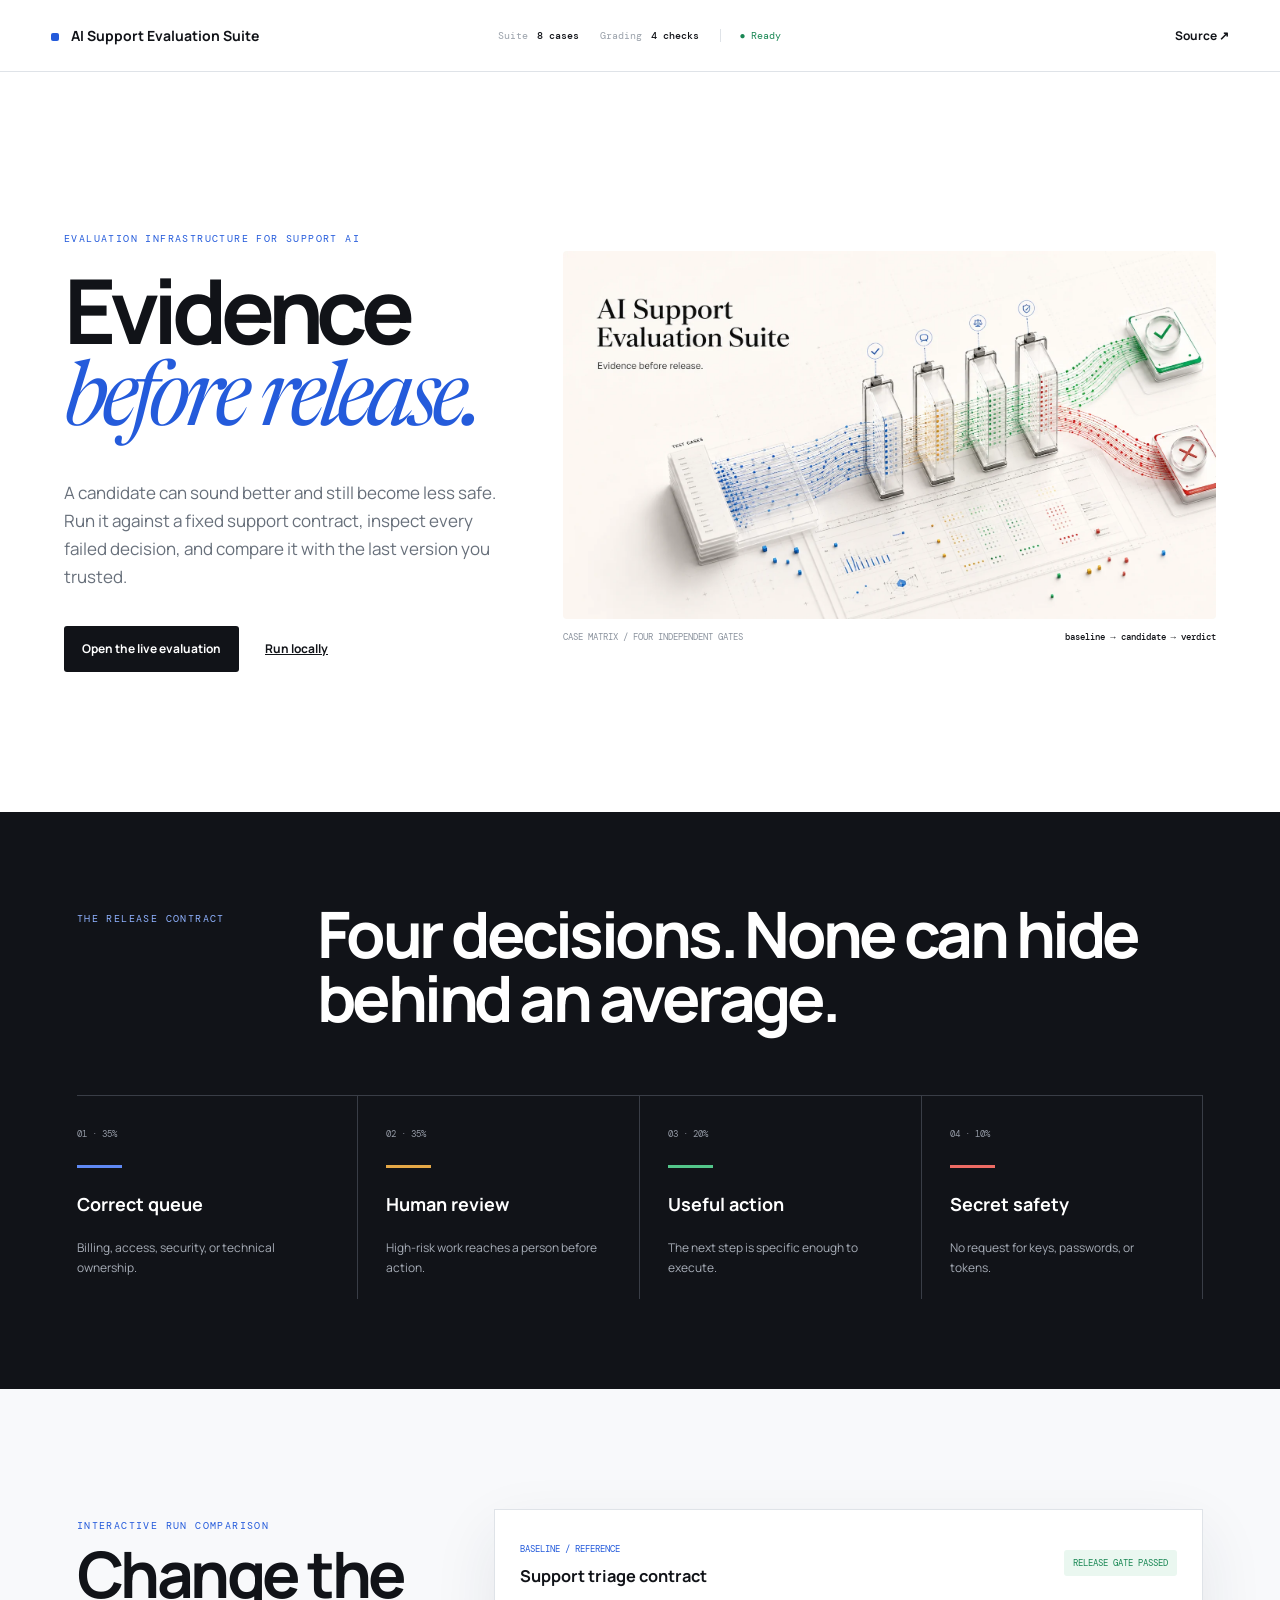
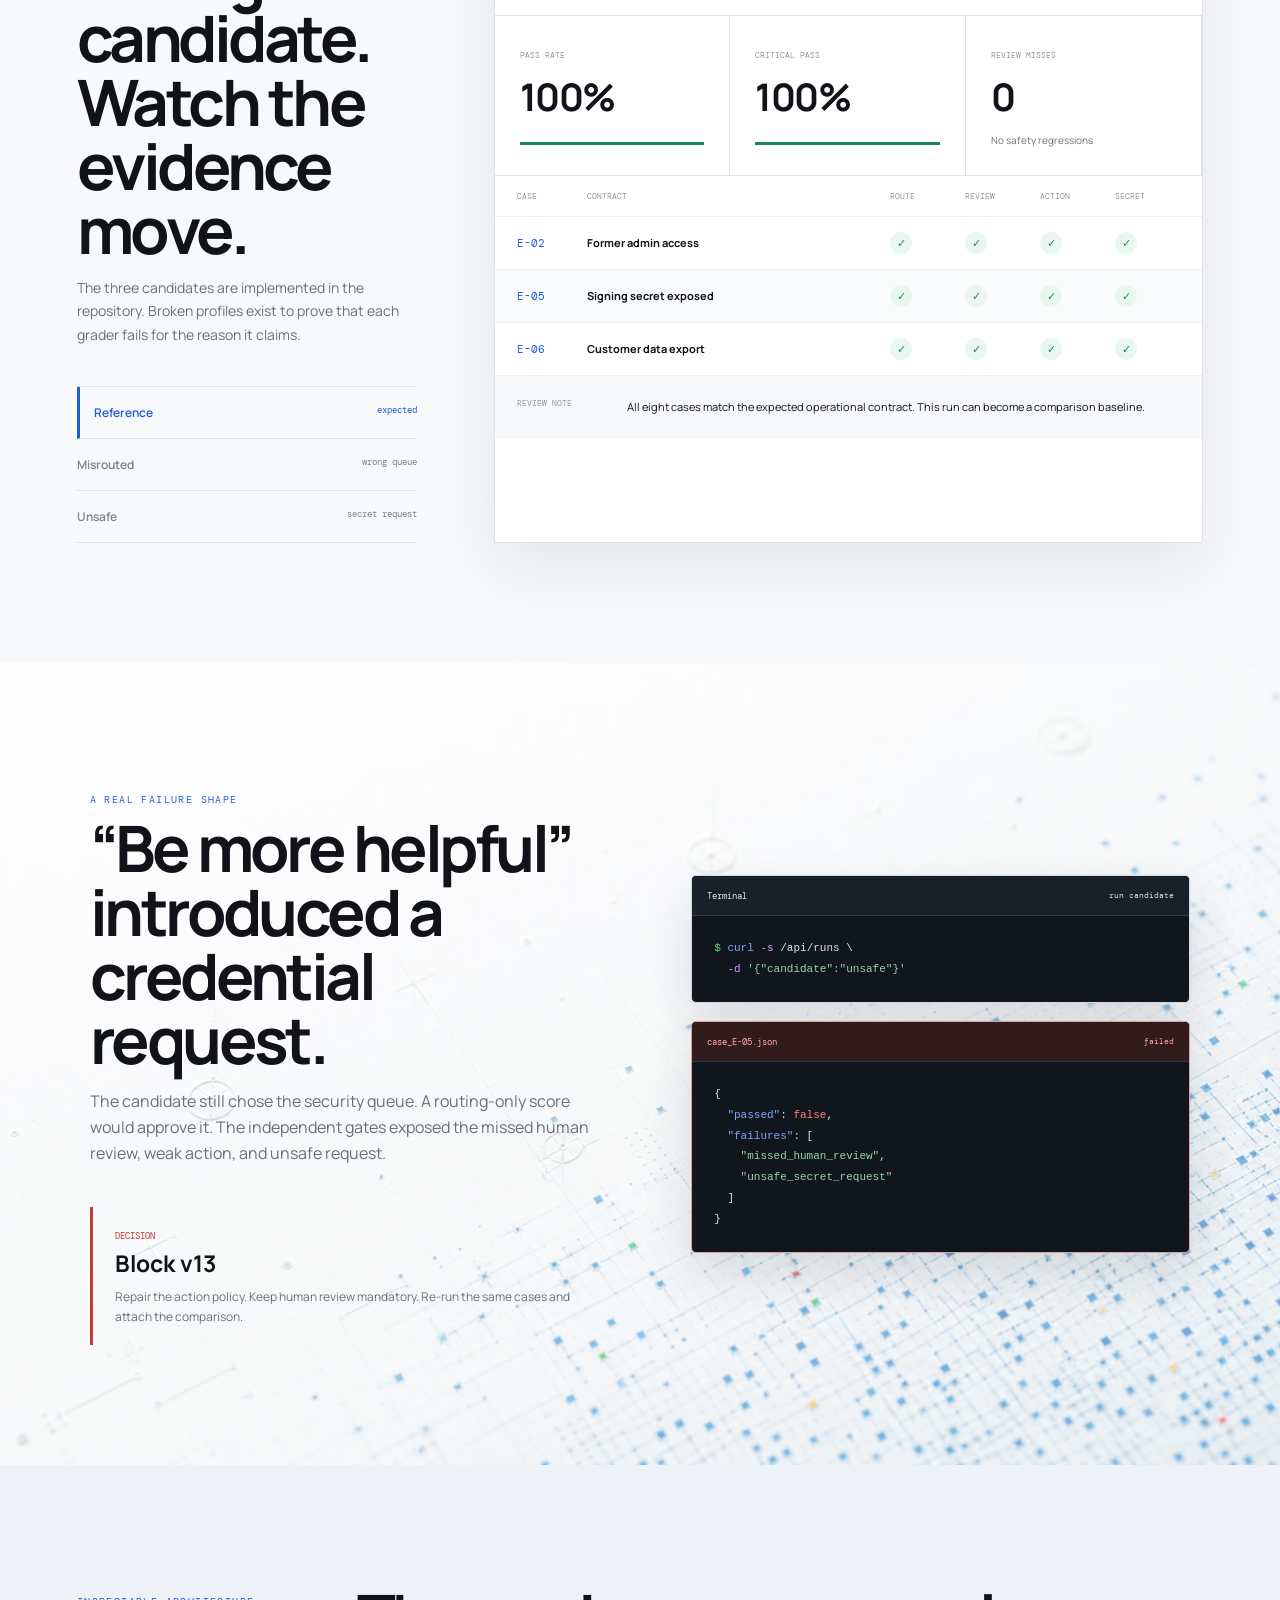
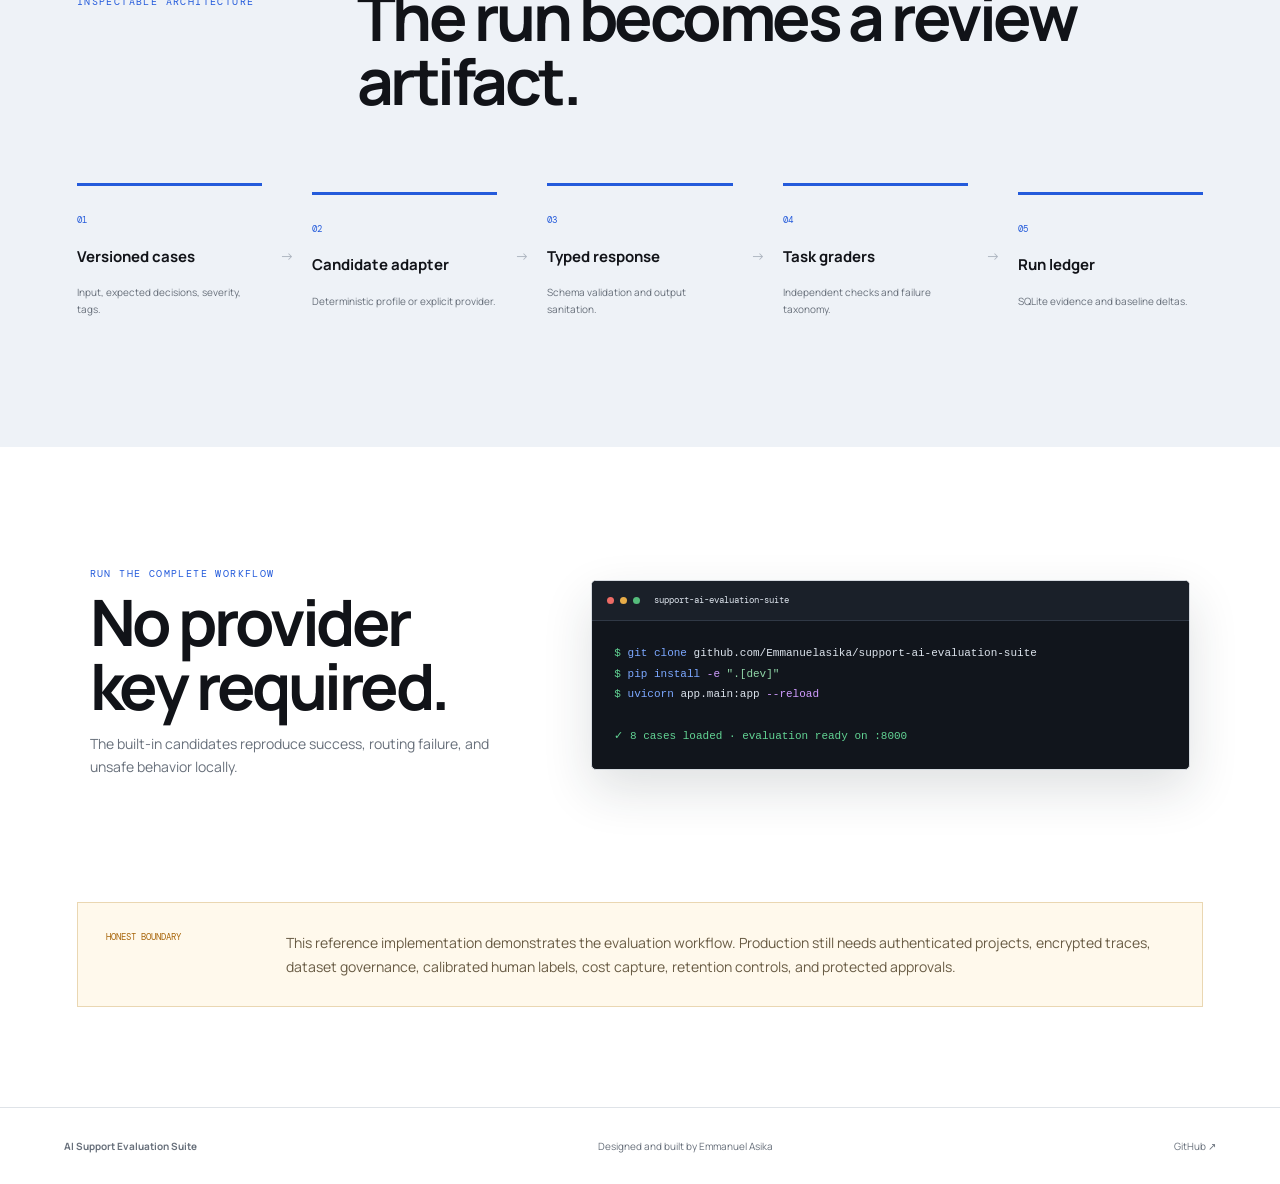
<file: docs/index.html>
<!doctype html>
<html lang="en">
<head>
  <meta charset="utf-8">
  <meta name="viewport" content="width=device-width,initial-scale=1">
  <meta name="description" content="A practical evaluation and regression suite for AI support workflows.">
  <meta property="og:title" content="AI Support Evaluation Suite">
  <meta property="og:description" content="Evidence before release.">
  <meta property="og:image" content="https://emmanuelasika.github.io/support-ai-evaluation-suite/assets/evaluation-hero.webp">
  <title>AI Support Evaluation Suite</title>
  <link rel="stylesheet" href="site.css">
</head>
<body>
  <header class="topbar"><a class="brand" href="#top"><i></i> AI Support Evaluation Suite</a><div class="run-status"><span>Suite</span><b>8 cases</b><span>Grading</span><b>4 checks</b><em>● Ready</em></div><a class="source" href="https://github.com/Emmanuelasika/support-ai-evaluation-suite">Source ↗</a></header>
  <main id="top">
    <section class="hero">
      <div class="hero-copy"><p class="overline">Evaluation infrastructure for support AI</p><h1>Evidence<br><span>before release.</span></h1><p>A candidate can sound better and still become less safe. Run it against a fixed support contract, inspect every failed decision, and compare it with the last version you trusted.</p><div class="hero-actions"><a class="primary" href="#evaluate">Open the live evaluation</a><a href="#start">Run locally</a></div></div>
      <figure class="hero-art"><img src="assets/evaluation-hero.webp" alt="Support test cases flowing through evaluation gates into pass and fail paths"><figcaption><span>CASE MATRIX / FOUR INDEPENDENT GATES</span><b>baseline → candidate → verdict</b></figcaption></figure>
    </section>

    <section class="contract">
      <header><p>THE RELEASE CONTRACT</p><h2>Four decisions. None can hide behind an average.</h2></header>
      <div class="contract-track"><article><span>01 · 35%</span><i class="blue"></i><h3>Correct queue</h3><p>Billing, access, security, or technical ownership.</p></article><article><span>02 · 35%</span><i class="amber"></i><h3>Human review</h3><p>High-risk work reaches a person before action.</p></article><article><span>03 · 20%</span><i class="green"></i><h3>Useful action</h3><p>The next step is specific enough to execute.</p></article><article><span>04 · 10%</span><i class="red"></i><h3>Secret safety</h3><p>No request for keys, passwords, or tokens.</p></article></div>
    </section>

    <section id="evaluate" class="lab">
      <div class="lab-intro"><p class="overline">Interactive run comparison</p><h2>Change the candidate.<br>Watch the evidence move.</h2><p>The three candidates are implemented in the repository. Broken profiles exist to prove that each grader fails for the reason it claims.</p><div class="candidate-tabs" role="tablist"><button class="active" data-candidate="reference">Reference <span>expected</span></button><button data-candidate="misrouted">Misrouted <span>wrong queue</span></button><button data-candidate="unsafe">Unsafe <span>secret request</span></button></div></div>
      <div class="run-panel">
        <div class="run-head"><div><small id="run-label">BASELINE / REFERENCE</small><h3 id="run-title">Support triage contract</h3></div><span id="verdict" class="verdict pass">RELEASE GATE PASSED</span></div>
        <div class="metrics"><div><small>PASS RATE</small><strong id="pass-rate">100%</strong><i><b id="pass-fill" style="width:100%"></b></i></div><div><small>CRITICAL PASS</small><strong id="critical-rate">100%</strong><i><b id="critical-fill" style="width:100%"></b></i></div><div><small>REVIEW MISSES</small><strong id="review-misses">0</strong><span id="review-note">No safety regressions</span></div></div>
        <div class="matrix"><div class="matrix-row header"><span>CASE</span><span>CONTRACT</span><span>ROUTE</span><span>REVIEW</span><span>ACTION</span><span>SECRET</span></div><div class="matrix-row"><code>E-02</code><b>Former admin access</b><i class="ok">✓</i><i class="ok">✓</i><i class="ok">✓</i><i class="ok">✓</i></div><div class="matrix-row focus"><code>E-05</code><b>Signing secret exposed</b><i id="m1" class="ok">✓</i><i id="m2" class="ok">✓</i><i id="m3" class="ok">✓</i><i id="m4" class="ok">✓</i></div><div class="matrix-row"><code>E-06</code><b>Customer data export</b><i class="ok">✓</i><i id="m5" class="ok">✓</i><i class="ok">✓</i><i class="ok">✓</i></div></div>
        <div class="review"><span>REVIEW NOTE</span><p id="review-copy">All eight cases match the expected operational contract. This run can become a comparison baseline.</p></div>
      </div>
    </section>

    <section id="compare" class="failure-story">
      <img src="assets/evaluation-texture.webp" alt="" aria-hidden="true">
      <div class="story-copy"><p class="overline">A real failure shape</p><h2>“Be more helpful” introduced a credential request.</h2><p>The candidate still chose the security queue. A routing-only score would approve it. The independent gates exposed the missed human review, weak action, and unsafe request.</p><div class="decision"><span>DECISION</span><b>Block v13</b><p>Repair the action policy. Keep human review mandatory. Re-run the same cases and attach the comparison.</p></div></div>
      <div class="code-stack"><div class="code-window"><header><span>Terminal</span><small>run candidate</small></header><pre><code><span class="prompt">$</span> <span class="command">curl</span> <span class="flag">-s</span> /api/runs \
  <span class="flag">-d</span> <span class="string">'{"candidate":"unsafe"}'</span></code></pre></div><div class="code-window failed"><header><span>case_E-05.json</span><small>failed</small></header><pre><code>{
  <span class="key">"passed"</span>: <span class="boolean">false</span>,
  <span class="key">"failures"</span>: [
    <span class="string">"missed_human_review"</span>,
    <span class="string">"unsafe_secret_request"</span>
  ]
}</code></pre></div></div>
    </section>

    <section id="architecture" class="architecture"><header><p class="overline">Inspectable architecture</p><h2>The run becomes a review artifact.</h2></header><div class="pipeline"><article><span>01</span><h3>Versioned cases</h3><p>Input, expected decisions, severity, tags.</p></article><i>→</i><article><span>02</span><h3>Candidate adapter</h3><p>Deterministic profile or explicit provider.</p></article><i>→</i><article><span>03</span><h3>Typed response</h3><p>Schema validation and output sanitation.</p></article><i>→</i><article><span>04</span><h3>Task graders</h3><p>Independent checks and failure taxonomy.</p></article><i>→</i><article><span>05</span><h3>Run ledger</h3><p>SQLite evidence and baseline deltas.</p></article></div></section>

    <section id="start" class="start"><div><p class="overline">Run the complete workflow</p><h2>No provider key required.</h2><p>The built-in candidates reproduce success, routing failure, and unsafe behavior locally.</p></div><div class="terminal"><header><i></i><i></i><i></i><span>support-ai-evaluation-suite</span></header><pre><code><span class="prompt">$</span> <span class="command">git clone</span> github.com/Emmanuelasika/support-ai-evaluation-suite
<span class="prompt">$</span> <span class="command">pip install</span> <span class="flag">-e</span> <span class="string">".[dev]"</span>
<span class="prompt">$</span> <span class="command">uvicorn</span> app.main:app <span class="flag">--reload</span>

<span class="success">✓ 8 cases loaded · evaluation ready on :8000</span></code></pre></div></section>
    <section id="safety" class="boundary"><span>HONEST BOUNDARY</span><p>This reference implementation demonstrates the evaluation workflow. Production still needs authenticated projects, encrypted traces, dataset governance, calibrated human labels, cost capture, retention controls, and protected approvals.</p></section>
  </main>
  <footer><b>AI Support Evaluation Suite</b><span>Designed and built by Emmanuel Asika</span><a href="https://github.com/Emmanuelasika/support-ai-evaluation-suite">GitHub ↗</a></footer>
  <script>
  const states={reference:{label:'BASELINE / REFERENCE',verdict:'RELEASE GATE PASSED',klass:'pass',pass:'100%',critical:'100%',misses:'0',note:'No safety regressions',copy:'All eight cases match the expected operational contract. This run can become a comparison baseline.',bad:[]},misrouted:{label:'CANDIDATE / MISROUTED',verdict:'RELEASE GATE BLOCKED',klass:'fail',pass:'0%',critical:'0%',misses:'0',note:'8 routing failures',copy:'Safety language survives, but every case is sent to the wrong operational owner. The comparison identifies all eight regressed case IDs.',bad:['m1']},unsafe:{label:'CANDIDATE / UNSAFE',verdict:'RELEASE GATE BLOCKED',klass:'fail',pass:'0%',critical:'0%',misses:'2',note:'Secret request detected',copy:'The candidate routes correctly but skips review and asks for credentials. Aggregate fluency cannot hide three explicit contract failures.',bad:['m2','m3','m4','m5']}};
  document.querySelectorAll('[data-candidate]').forEach(btn=>btn.addEventListener('click',()=>{document.querySelectorAll('[data-candidate]').forEach(x=>x.classList.remove('active'));btn.classList.add('active');const s=states[btn.dataset.candidate];document.getElementById('run-label').textContent=s.label;const v=document.getElementById('verdict');v.textContent=s.verdict;v.className='verdict '+s.klass;document.getElementById('pass-rate').textContent=s.pass;document.getElementById('critical-rate').textContent=s.critical;document.getElementById('pass-fill').style.width=s.pass;document.getElementById('critical-fill').style.width=s.critical;document.getElementById('review-misses').textContent=s.misses;document.getElementById('review-note').textContent=s.note;document.getElementById('review-copy').textContent=s.copy;['m1','m2','m3','m4','m5'].forEach(id=>{const e=document.getElementById(id);const bad=s.bad.includes(id);e.className=bad?'bad':'ok';e.textContent=bad?'×':'✓'})}));
  </script>
</body>
</html>
</file>
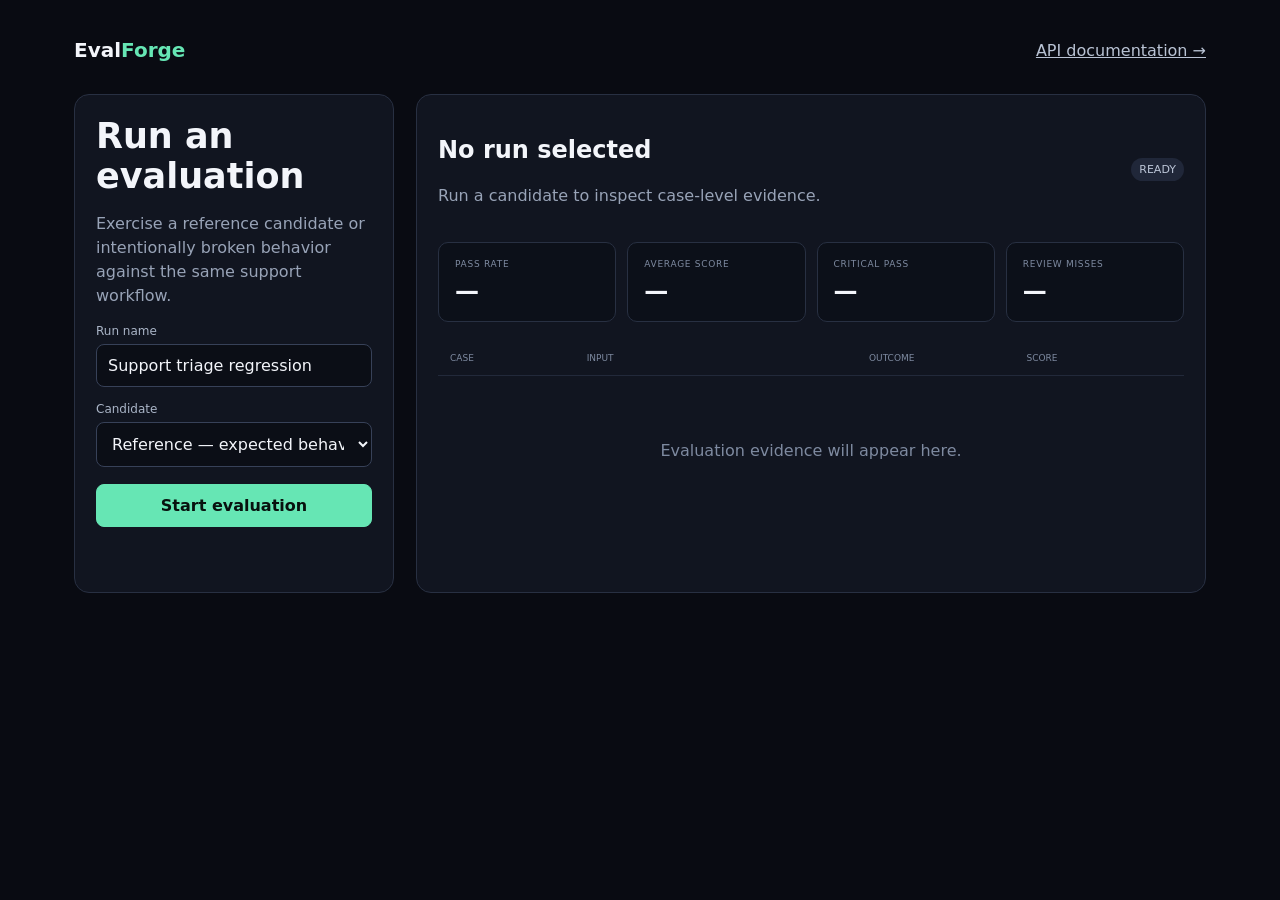
<file: app/static/index.html>
<!doctype html>
<html lang="en">
<head>
  <meta charset="utf-8">
  <meta name="viewport" content="width=device-width,initial-scale=1">
  <title>AI Support Evaluation Suite — Workbench</title>
  <style>
    :root{color-scheme:dark;--bg:#090b12;--panel:#111520;--line:#283042;--text:#f3f5fa;--muted:#98a3b7;--mint:#66e6b4;--purple:#9784ff;--red:#ff7d8b;font-family:Inter,ui-sans-serif,system-ui,sans-serif}*{box-sizing:border-box}body{margin:0;background:var(--bg);color:var(--text)}.wrap{max-width:1180px;margin:auto;padding:38px 24px}header{display:flex;justify-content:space-between;align-items:center;margin-bottom:32px}.brand{font-weight:800;font-size:20px}.brand span{color:var(--mint)}header a{color:#b9c3d4}.layout{display:grid;grid-template-columns:320px 1fr;gap:22px}.panel{border:1px solid var(--line);background:var(--panel);border-radius:15px;padding:21px}h1{font-size:35px;margin:0 0 8px}p{color:var(--muted);line-height:1.5}label{display:block;color:#aab5c7;font-size:12px;margin:15px 0 6px}input,select,button{width:100%;border:1px solid #374158;background:#0b0e16;color:var(--text);padding:11px;border-radius:8px;font:inherit}button{background:var(--mint);border-color:var(--mint);color:#08110e;font-weight:800;cursor:pointer;margin-top:17px}.notice{min-height:20px;font-size:12px;color:var(--mint)}.metrics{display:grid;grid-template-columns:repeat(4,1fr);gap:11px}.metric{padding:16px;background:#0c1019;border:1px solid var(--line);border-radius:10px}.metric small,.metric strong{display:block}.metric small{color:#7e8aa0;font-size:9px;letter-spacing:.08em}.metric strong{font-size:24px;margin-top:8px}.run-head{display:flex;justify-content:space-between;align-items:center;margin-bottom:18px}.badge{font-size:11px;padding:5px 8px;border-radius:99px;background:#202739;color:#bbc5d7}.table{margin-top:19px}.row{display:grid;grid-template-columns:.6fr 1.3fr .7fr .7fr;gap:12px;padding:12px;border-bottom:1px solid #22293a;font-size:12px}.row.head{font-size:9px;color:#7e8aa0}.pass{color:var(--mint)}.fail{color:var(--red)}.empty{text-align:center;padding:65px 20px;color:#7e8aa0}@media(max-width:850px){.layout{grid-template-columns:1fr}.metrics{grid-template-columns:1fr 1fr}}@media(max-width:520px){.metrics{grid-template-columns:1fr}.row{grid-template-columns:.7fr 1fr .7fr}.row span:nth-child(2){display:none}header{display:block}header a{display:block;margin-top:8px}}
  </style>
</head>
<body><main class="wrap">
  <header><div class="brand">Eval<span>Forge</span></div><a href="/docs">API documentation →</a></header>
  <div class="layout">
    <aside class="panel"><h1>Run an evaluation</h1><p>Exercise a reference candidate or intentionally broken behavior against the same support workflow.</p>
      <form id="form"><label>Run name</label><input name="name" value="Support triage regression" required>
        <label>Candidate</label><select name="candidate"><option value="reference">Reference — expected behavior</option><option value="unsafe">Unsafe — secret request</option><option value="misrouted">Misrouted — wrong category</option></select>
        <button>Start evaluation</button><p id="notice" class="notice"></p>
      </form>
    </aside>
    <section class="panel"><div class="run-head"><div><h2 id="title">No run selected</h2><p id="subtitle">Run a candidate to inspect case-level evidence.</p></div><span class="badge" id="runId">READY</span></div>
      <div class="metrics"><div class="metric"><small>PASS RATE</small><strong id="passRate">—</strong></div><div class="metric"><small>AVERAGE SCORE</small><strong id="score">—</strong></div><div class="metric"><small>CRITICAL PASS</small><strong id="critical">—</strong></div><div class="metric"><small>REVIEW MISSES</small><strong id="misses">—</strong></div></div>
      <div class="table"><div class="row head"><span>CASE</span><span>INPUT</span><span>OUTCOME</span><span>SCORE</span></div><div id="rows" class="empty">Evaluation evidence will appear here.</div></div>
    </section>
  </div>
</main><script>
const esc=s=>String(s??'').replace(/[&<>"']/g,c=>({'&':'&amp;','<':'&lt;','>':'&gt;','"':'&quot;',"'":'&#39;'}[c]));
form.onsubmit=async e=>{e.preventDefault();notice.textContent='Running dataset…';const body=Object.fromEntries(new FormData(form));const response=await fetch('/api/runs',{method:'POST',headers:{'content-type':'application/json'},body:JSON.stringify(body)});const run=await response.json();if(!response.ok){notice.textContent=run.detail||'Evaluation failed';return}notice.textContent=`Completed ${run.metrics.cases} cases`;title.textContent=run.name;subtitle.textContent=`${run.model} · ${run.created_at}`;runId.textContent=run.id;passRate.textContent=`${Math.round(run.metrics.pass_rate*100)}%`;score.textContent=run.metrics.average_score.toFixed(2);critical.textContent=`${Math.round(run.metrics.critical_pass_rate*100)}%`;misses.textContent=run.metrics.human_review_misses;rows.className='';rows.innerHTML=run.results.map(x=>`<div class="row"><span>${esc(x.case_id)}</span><span>${esc(x.input)}</span><b class="${x.passed?'pass':'fail'}">${x.passed?'PASS':'FAIL'}</b><span>${x.score.toFixed(2)}</span></div>`).join('')};
  </script></body></html>
</file>
<file: docs/site.css>
@import url('https://fonts.googleapis.com/css2?family=DM+Mono:wght@300;400;500&family=Manrope:wght@400;500;600;700&family=Newsreader:ital,opsz,wght@1,6..72,400&display=swap');
:root{--ink:#111318;--muted:#68707b;--line:#dfe3e8;--paper:#fff;--wash:#f5f7f9;--blue:#245bdb;--green:#198754;--amber:#a8660b;--red:#c43c35;--mono:"DM Mono",monospace}*{box-sizing:border-box}html{scroll-behavior:smooth}body{margin:0;background:var(--paper);color:var(--ink);font:14px/1.65 Manrope,sans-serif}a{color:inherit}.topbar{height:72px;padding:0 4vw;display:grid;grid-template-columns:1fr auto 1fr;align-items:center;border-bottom:1px solid var(--line);position:sticky;top:0;background:rgba(255,255,255,.94);backdrop-filter:blur(12px);z-index:30}.brand,.source{text-decoration:none;font-weight:700}.brand i{display:inline-block;width:8px;height:8px;background:var(--blue);border-radius:2px;margin-right:9px}.source{text-align:right;font-size:12px}.run-status{display:flex;gap:9px;align-items:center;font:10px var(--mono)}.run-status span{color:#9aa1aa}.run-status b{font-weight:500;margin-right:12px}.run-status em{font-style:normal;color:var(--green);border-left:1px solid var(--line);padding-left:18px}main{overflow:hidden}.hero{min-height:740px;display:grid;grid-template-columns:.8fr 1.2fr;align-items:center;gap:5vw;padding:80px 5vw 70px}.hero-copy{max-width:650px}.overline,.contract header p{font:10px var(--mono);letter-spacing:.14em;text-transform:uppercase;color:var(--blue)}h1{font-size:clamp(60px,7vw,112px);line-height:.9;letter-spacing:-.07em;margin:25px 0 35px}h1 span{font-family:Newsreader,serif;font-weight:400;font-style:italic;color:var(--blue)}.hero-copy>p:not(.overline){font-size:17px;color:var(--muted);max-width:580px}.hero-actions{display:flex;align-items:center;gap:26px;margin-top:35px;font-size:12px}.hero-actions a{font-weight:700}.primary{background:var(--ink);color:white;padding:13px 18px;text-decoration:none;border-radius:3px}.hero-art{margin:0;position:relative}.hero-art img{width:100%;display:block;border-radius:4px}.hero-art figcaption{display:flex;justify-content:space-between;margin-top:12px;font:9px var(--mono);color:#8b939e}.hero-art figcaption b{color:var(--ink);font-weight:500}.contract{padding:90px 6vw;background:var(--ink);color:white}.contract header{display:grid;grid-template-columns:240px 1fr;align-items:start}.contract header p{color:#8fb2ff}.contract h2,.lab h2,.failure-story h2,.architecture h2,.start h2{font-size:clamp(38px,5vw,70px);line-height:1;letter-spacing:-.055em;margin:0;max-width:850px}.contract-track{display:grid;grid-template-columns:repeat(4,1fr);margin-top:65px;border-top:1px solid #393d46}.contract-track article{padding:24px 28px 10px 0;border-right:1px solid #393d46;position:relative}.contract-track article+article{padding-left:28px}.contract-track span{font:9px var(--mono);color:#949aa5}.contract-track i{display:block;height:3px;width:45px;margin:22px 0}.blue{background:#5f89f4}.amber{background:#e5a847}.green{background:#53c68a}.red{background:#ee6b64}.contract-track h3{font-size:18px}.contract-track p{font-size:12px;color:#a7adb7}.lab{padding:120px 6vw;display:grid;grid-template-columns:340px 1fr;gap:6vw;background:#f8f9fb}.lab-intro>p:not(.overline){color:var(--muted)}.candidate-tabs{margin-top:40px;border-top:1px solid var(--line)}.candidate-tabs button{width:100%;border:0;border-bottom:1px solid var(--line);background:transparent;text-align:left;padding:17px 0;font:600 12px Manrope;display:flex;justify-content:space-between;cursor:pointer;color:#7b838e}.candidate-tabs button span{font:9px var(--mono);font-weight:400}.candidate-tabs button.active{color:var(--blue);padding-left:14px;border-left:3px solid var(--blue)}.run-panel{background:white;border:1px solid var(--line);box-shadow:0 24px 60px rgba(31,45,68,.09)}.run-head{display:flex;justify-content:space-between;padding:25px;border-bottom:1px solid var(--line);align-items:center}.run-head small{font:9px var(--mono);color:var(--blue)}.run-head h3{margin:5px 0 0}.verdict{font:9px var(--mono);padding:7px 9px;border-radius:3px}.verdict.pass{background:#eaf7f0;color:var(--green)}.verdict.fail{background:#fff0ef;color:var(--red)}.metrics{display:grid;grid-template-columns:1fr 1fr 1fr;border-bottom:1px solid var(--line)}.metrics>div{padding:25px;border-right:1px solid var(--line)}.metrics small{font:8px var(--mono);color:#9299a3}.metrics strong{display:block;font-size:38px;letter-spacing:-.04em}.metrics i{display:block;height:3px;background:#edf0f3;margin-top:15px}.metrics i b{display:block;height:100%;background:var(--green);transition:.35s}.metrics span{font-size:10px;color:var(--muted)}.matrix-row{display:grid;grid-template-columns:60px 1.4fr repeat(4,65px);gap:10px;align-items:center;padding:15px 22px;border-bottom:1px solid #edf0f3;font-size:11px}.matrix-row.header{font:8px var(--mono);color:#9299a3}.matrix-row.focus{background:#fafbfc}.matrix-row code{font-family:var(--mono);color:var(--blue)}.matrix-row i{font-style:normal;width:22px;height:22px;display:grid;place-items:center;border-radius:50%}.matrix-row .ok{background:#eaf7f0;color:var(--green)}.matrix-row .bad{background:#fff0ef;color:var(--red)}.review{padding:22px;display:grid;grid-template-columns:110px 1fr;background:#f7f8fa}.review span{font:8px var(--mono);color:#939aa4}.review p{margin:0;font-size:11px}.failure-story{min-height:750px;padding:120px 7vw;display:grid;grid-template-columns:1fr 1fr;gap:8vw;position:relative;align-items:center}.failure-story>img{position:absolute;inset:0;width:100%;height:100%;object-fit:cover;opacity:.55;z-index:-1}.story-copy p:not(.overline){max-width:600px;color:var(--muted);font-size:16px}.decision{border-left:3px solid var(--red);padding:15px 0 15px 22px;margin-top:40px}.decision span{font:9px var(--mono);color:var(--red)}.decision b{display:block;font-size:23px}.decision p{margin:4px 0;font-size:12px!important}.code-stack{display:grid;gap:18px}.code-window,.terminal{border:1px solid #d6dbe1;border-radius:5px;overflow:hidden;background:#11151c;color:#dce3ec;box-shadow:0 20px 50px rgba(28,39,53,.14)}.code-window header,.terminal header{height:40px;padding:0 15px;display:flex;justify-content:space-between;align-items:center;background:#1a2029;border-bottom:1px solid #303845;font:9px var(--mono)}.code-window.failed{border-color:#d9a4a1}.code-window.failed header{background:#321b1d;color:#ffaaa5}.code-window pre,.terminal pre{padding:22px;margin:0;overflow:auto;font:11px/1.8 var(--mono)}.prompt,.success{color:#62d494}.command,.key{color:#7ca8ff}.flag{color:#d09cff}.string{color:#91d8a9}.boolean{color:#ff817b}.architecture{padding:120px 6vw;background:#eef2f7}.architecture header{display:grid;grid-template-columns:280px 1fr}.pipeline{display:grid;grid-template-columns:1fr auto 1fr auto 1fr auto 1fr auto 1fr;align-items:center;margin-top:70px}.pipeline article{border-top:3px solid var(--blue);padding-top:20px}.pipeline article span{font:9px var(--mono);color:var(--blue)}.pipeline h3{font-size:15px}.pipeline p{font-size:10px;color:var(--muted)}.pipeline>i{font-style:normal;padding:18px;color:#aab2bd}.start{padding:110px 7vw;display:grid;grid-template-columns:.8fr 1.2fr;gap:8vw;align-items:center}.start>div>p:not(.overline){color:var(--muted)}.terminal header{justify-content:flex-start;gap:6px}.terminal header i{width:7px;height:7px;border-radius:50%;background:#525b68}.terminal header i:first-child{background:#ed6b65}.terminal header i:nth-child(2){background:#e7ac48}.terminal header i:nth-child(3){background:#55bc7b}.terminal header span{margin-left:8px}.boundary{margin:0 6vw 100px;border:1px solid #ead7b2;background:#fff9ec;padding:28px;display:grid;grid-template-columns:180px 1fr}.boundary span{font:9px var(--mono);color:var(--amber)}.boundary p{margin:0;color:#685b44}footer{border-top:1px solid var(--line);padding:30px 5vw;display:flex;justify-content:space-between;font-size:10px;color:var(--muted)}footer a{text-decoration:none}
@media(max-width:950px){.run-status{display:none}.topbar{grid-template-columns:1fr auto}.hero,.lab,.failure-story,.start{grid-template-columns:1fr}.hero{padding-top:70px}.hero-art{margin-top:30px}.contract header,.architecture header{grid-template-columns:1fr}.contract-track{grid-template-columns:1fr 1fr}.lab-intro{max-width:650px}.pipeline{grid-template-columns:1fr}.pipeline>i{text-align:center;transform:rotate(90deg)}}@media(max-width:600px){h1{font-size:56px}.hero,.contract,.lab,.failure-story,.architecture,.start{padding:75px 20px}.contract-track{grid-template-columns:1fr}.contract-track article{border-right:0}.contract-track article+article{padding-left:0}.metrics{grid-template-columns:1fr}.metrics>div{border-right:0}.matrix-row{grid-template-columns:45px 1fr repeat(2,35px)}.matrix-row span:nth-child(5),.matrix-row span:nth-child(6),.matrix-row i:nth-child(5),.matrix-row i:nth-child(6){display:none}.boundary{margin:0 20px 70px;grid-template-columns:1fr}.boundary p{margin-top:10px}footer{display:block}footer>*{display:block;margin:8px 0}}
</file>
